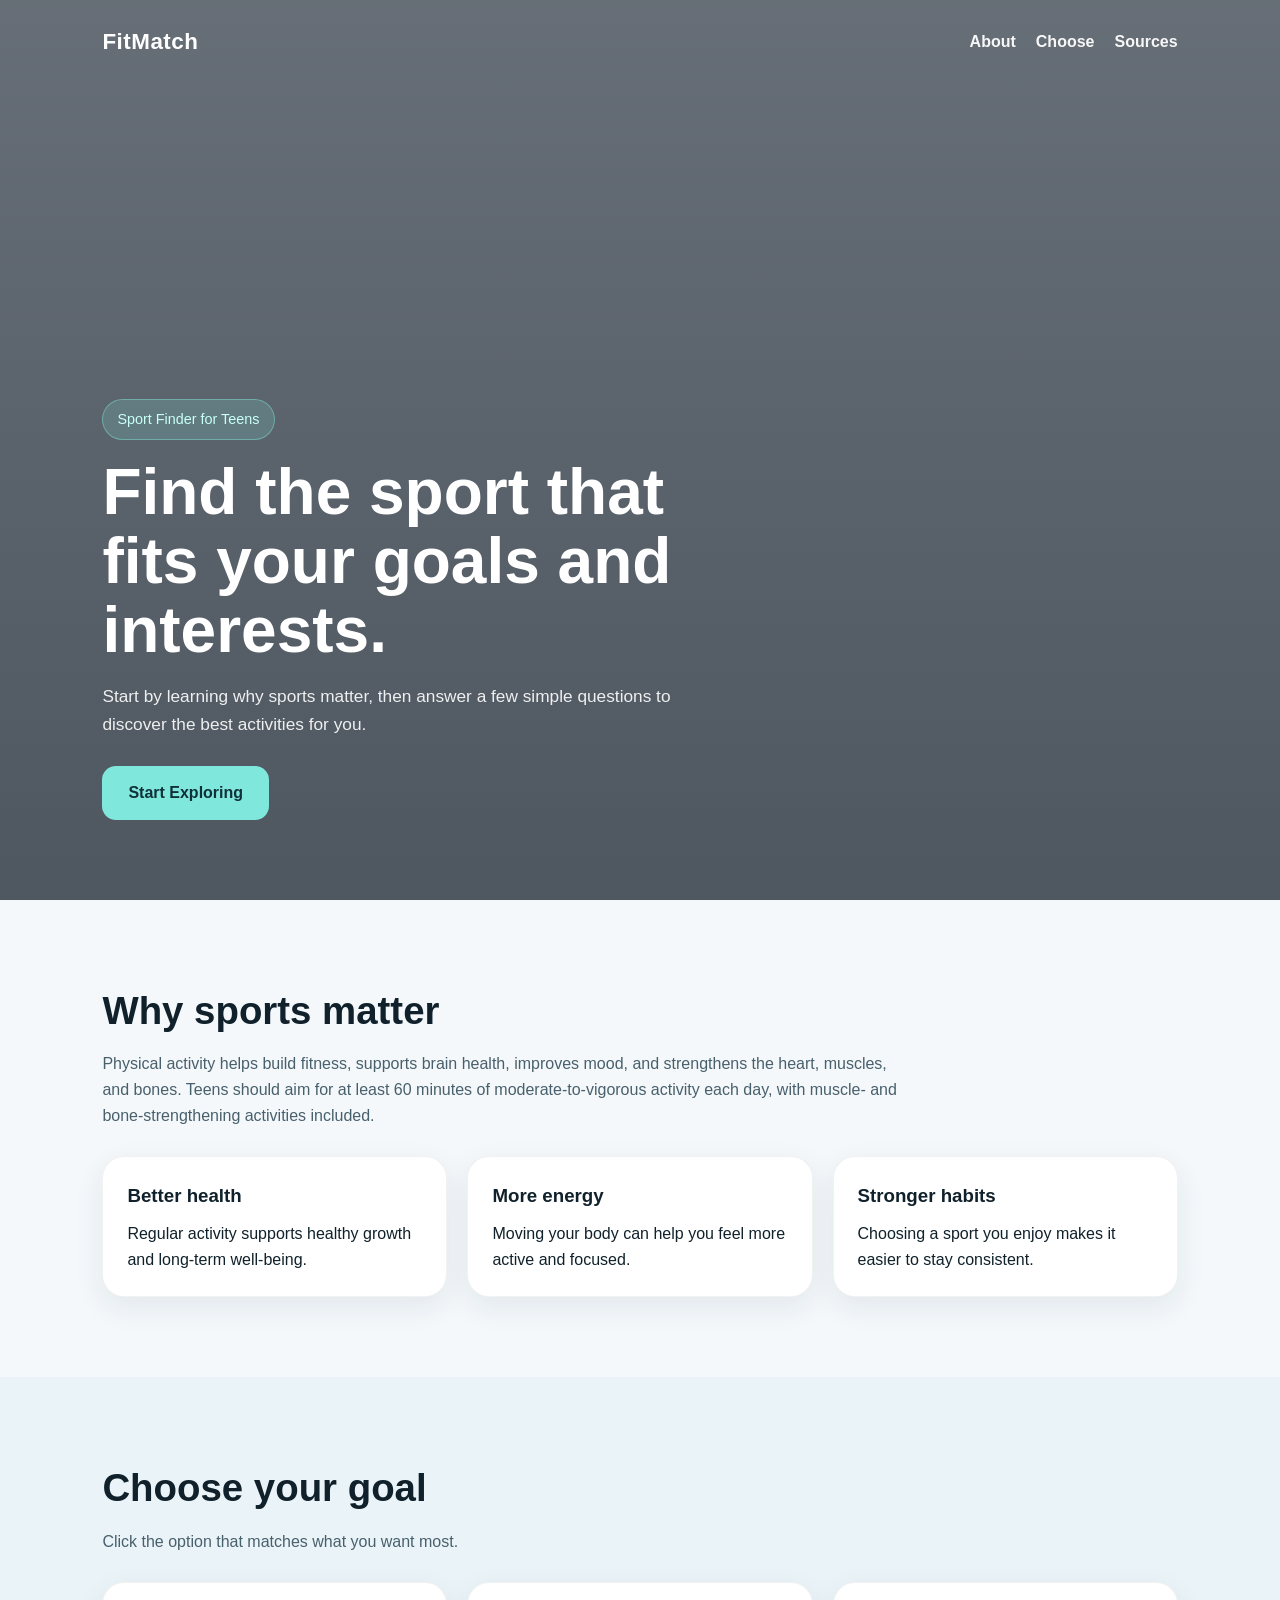
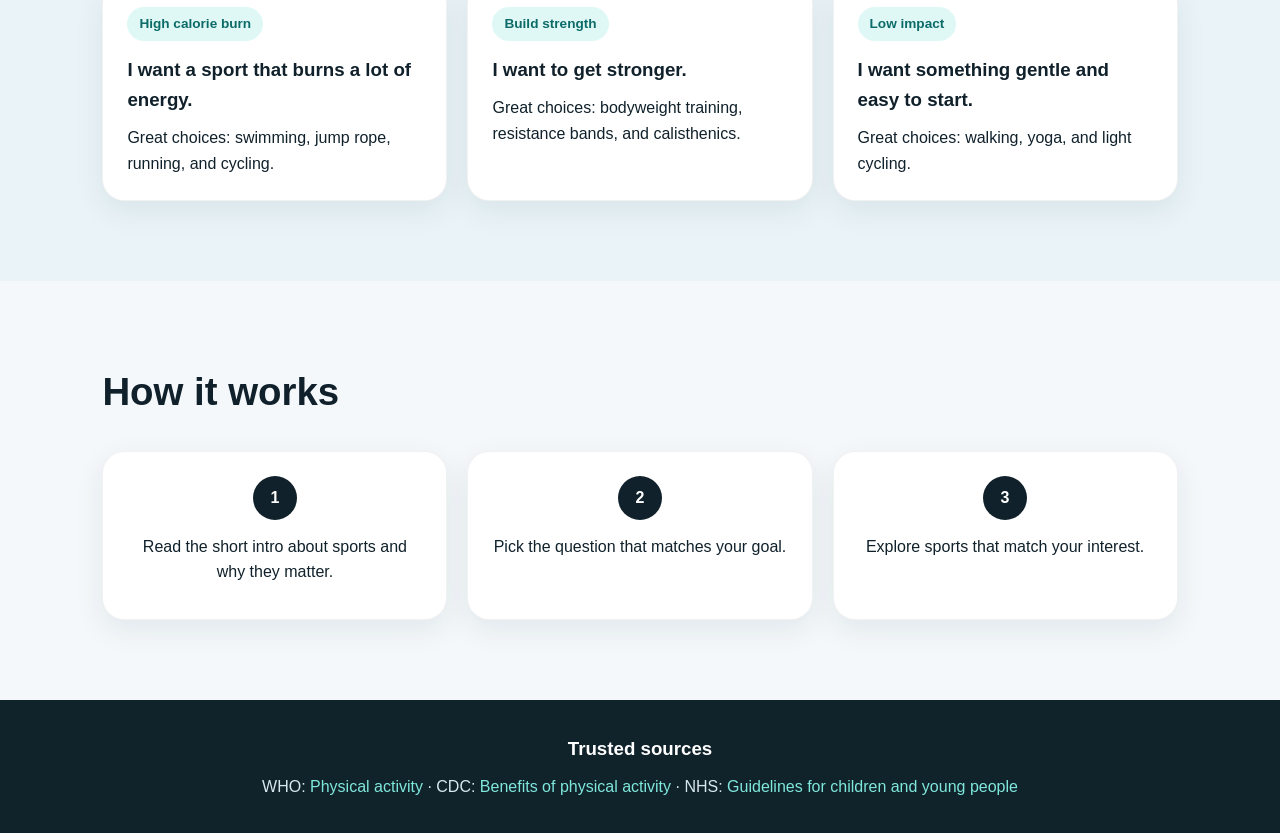
<file: index.html>
<!DOCTYPE html>
<html lang="en">
<head>
  <meta charset="UTF-8" />
  <meta name="viewport" content="width=device-width, initial-scale=1.0" />
  <title>FitMatch | Choose Your Sport</title>
  <link rel="stylesheet" href="style.css" />
</head>
<body>
  <header class="hero">
    <nav class="navbar">
      <div class="logo">FitMatch</div>
      <div class="nav-links">
        <a href="#about">About</a>
        <a href="#choose">Choose</a>
        <a href="#sources">Sources</a>
      </div>
    </nav>

    <div class="hero-content">
      <p class="badge">Sport Finder for Teens</p>
      <h1>Find the sport that fits your goals and interests.</h1>
      <p class="hero-text">
        Start by learning why sports matter, then answer a few simple questions to discover the best activities for you.
      </p>
      <a class="btn" href="#choose">Start Exploring</a>
    </div>
  </header>

  <main>
    <section id="about" class="section">
      <div class="section-title">
        <h2>Why sports matter</h2>
        <p>
          Physical activity helps build fitness, supports brain health, improves mood, and strengthens the heart, muscles, and bones.
          Teens should aim for at least 60 minutes of moderate-to-vigorous activity each day, with muscle- and bone-strengthening activities included.
        </p>
      </div>

      <div class="info-grid">
        <article class="info-card">
          <h3>Better health</h3>
          <p>Regular activity supports healthy growth and long-term well-being.</p>
        </article>

        <article class="info-card">
          <h3>More energy</h3>
          <p>Moving your body can help you feel more active and focused.</p>
        </article>

        <article class="info-card">
          <h3>Stronger habits</h3>
          <p>Choosing a sport you enjoy makes it easier to stay consistent.</p>
        </article>
      </div>
    </section>

    <section id="choose" class="section alt">
      <div class="section-title">
        <h2>Choose your goal</h2>
        <p>Click the option that matches what you want most.</p>
      </div>

      <div class="question-grid">
        <a class="question-card" href="high-intensity.html">
          <span class="question-tag">High calorie burn</span>
          <h3>I want a sport that burns a lot of energy.</h3>
          <p>Great choices: swimming, jump rope, running, and cycling.</p>
        </a>

        <a class="question-card" href="strength.html">
          <span class="question-tag">Build strength</span>
          <h3>I want to get stronger.</h3>
          <p>Great choices: bodyweight training, resistance bands, and calisthenics.</p>
        </a>

        <a class="question-card" href="low-impact.html">
          <span class="question-tag">Low impact</span>
          <h3>I want something gentle and easy to start.</h3>
          <p>Great choices: walking, yoga, and light cycling.</p>
        </a>
      </div>
    </section>

    <section class="section">
      <div class="section-title">
        <h2>How it works</h2>
      </div>

      <div class="steps">
        <div class="step">
          <span>1</span>
          <p>Read the short intro about sports and why they matter.</p>
        </div>
        <div class="step">
          <span>2</span>
          <p>Pick the question that matches your goal.</p>
        </div>
        <div class="step">
          <span>3</span>
          <p>Explore sports that match your interest.</p>
        </div>
      </div>
    </section>
  </main>

  <footer id="sources" class="footer">
    <h3>Trusted sources</h3>
    <p>
      WHO: <a href ="https://www.who.int/initiatives/behealthy/physical-activity" target="_blank" rel="noreferrer">Physical activity</a>
      · CDC: <a href ="https://www.cdc.gov/physical-activity-basics/benefits/index.html" target="_blank" rel="noreferrer">Benefits of physical activity</a>
      · NHS: <a href ="https://www.nhs.uk/live-well/exercise/physical-activity-guidelines-children-and-young-people/" target="_blank" rel="noreferrer">Guidelines for children and young people</a>
    </p>
  </footer>
</body>
</html>
</file>
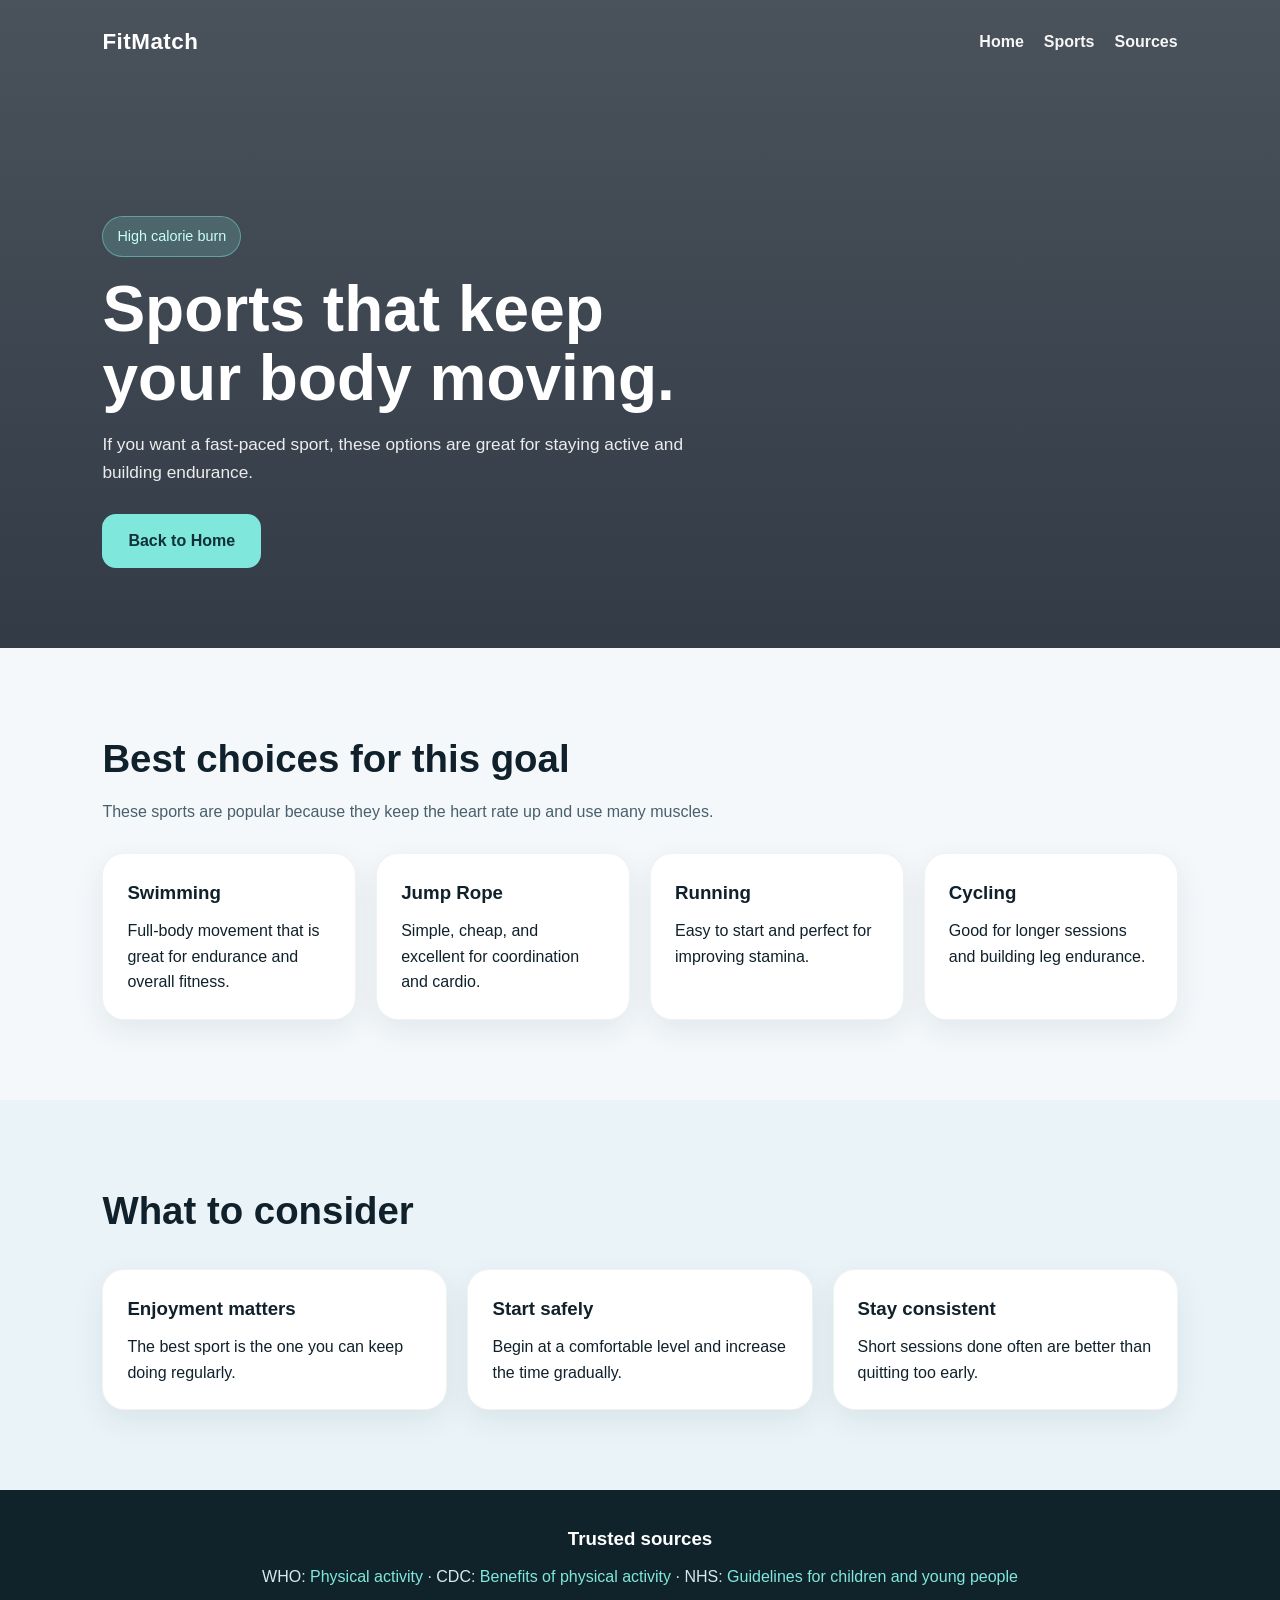
<file: high-intensity.html>
<!DOCTYPE html>
<html lang ="en">
<head>
  <meta charset="UTF-8" />
  <meta name="viewport" content="width=device-width, initial-scale=1.0" />
  <title>FitMatch | High Energy Sports</title>
  <link rel="stylesheet" href="style.css" />
</head>
<body>
  <header class ="page-hero">
    <nav class ="navbar dark">
      <div class ="logo">FitMatch</div>
      <div class ="nav-links">
        <a href ="index.html">Home</a>
        <a href ="#sports">Sports</a>
        <a href ="#sources">Sources</a>
      </div>
    </nav> 


    <div class ="page-hero-content">
      <p class ="badge">High calorie burn</p>
      <h1>Sports that keep your body moving.</h1>
      <p class ="hero-text">
        If you want a fast-paced sport, these options are great for staying active and building endurance.
      </p>
      <a class ="btn" href="index.html">Back to Home</a>
    </div>
  </header>

  <main>
    <section id ="sports" class="section">
      <div class ="section-title">
        <h2>Best choices for this goal</h2>
        <p>These sports are popular because they keep the heart rate up and use many muscles.</p>
      </div>

      <div class ="sports-grid">
        <article class="sport-card">
          <h3>Swimming</h3>
          <p>Full-body movement that is great for endurance and overall fitness.</p>
        </article>

        <article class="sport-card">
          <h3>Jump Rope</h3>
          <p>Simple, cheap, and excellent for coordination and cardio.</p>
        </article>

        <article class ="sport-card">
          <h3>Running</h3>
          <p>Easy to start and perfect for improving stamina.</p>
        </article>

        <article class ="sport-card">
          <h3>Cycling</h3>
          <p>Good for longer sessions and building leg endurance.</p>
        </aritcle>
      </div>
    </section>

    <section class ="section alt">
      <div class ="section-title">
        <h2>What to consider</h2>
      </div>

      <div class ="info-grid">
        <article class ="info-card">
          <h3>Enjoyment matters</h3>
          <p>The best sport is the one you can keep doing regularly.</p>
        </article>

        <article class ="info-card">
          <h3>Start safely</h3>
          <p>Begin at a comfortable level and increase the time gradually.</p>
        </article>

        <article class ="info-card">
          <h3>Stay consistent</h3>
          <p>Short sessions done often are better than quitting too early.</p>
        </article>
      </div>
    </section>
  </main>

  <footer id="source" class ="footer">
    <h3>Trusted sources</h3>
    <p>
      WHO: <a href="https://www.who.int/initiatives/behealthy/physical-activity" target="_blank" rel="noreferrer">Physical activity</a>
      · CDC: <a href="https://www.cdc.gov/physical-activity-basics/benefits/index.html" target="_blank" rel="noreferrer">Benefits of physical activity</a>
      · NHS: <a href="https://www.nhs.uk/live-well/exercise/physical-activity-guidelines-children-and-young-people/" target="_blank" rel="noreferrer">Guidelines for children and young people</a>
    </p>
</footer>
</body>
</html>
</file>
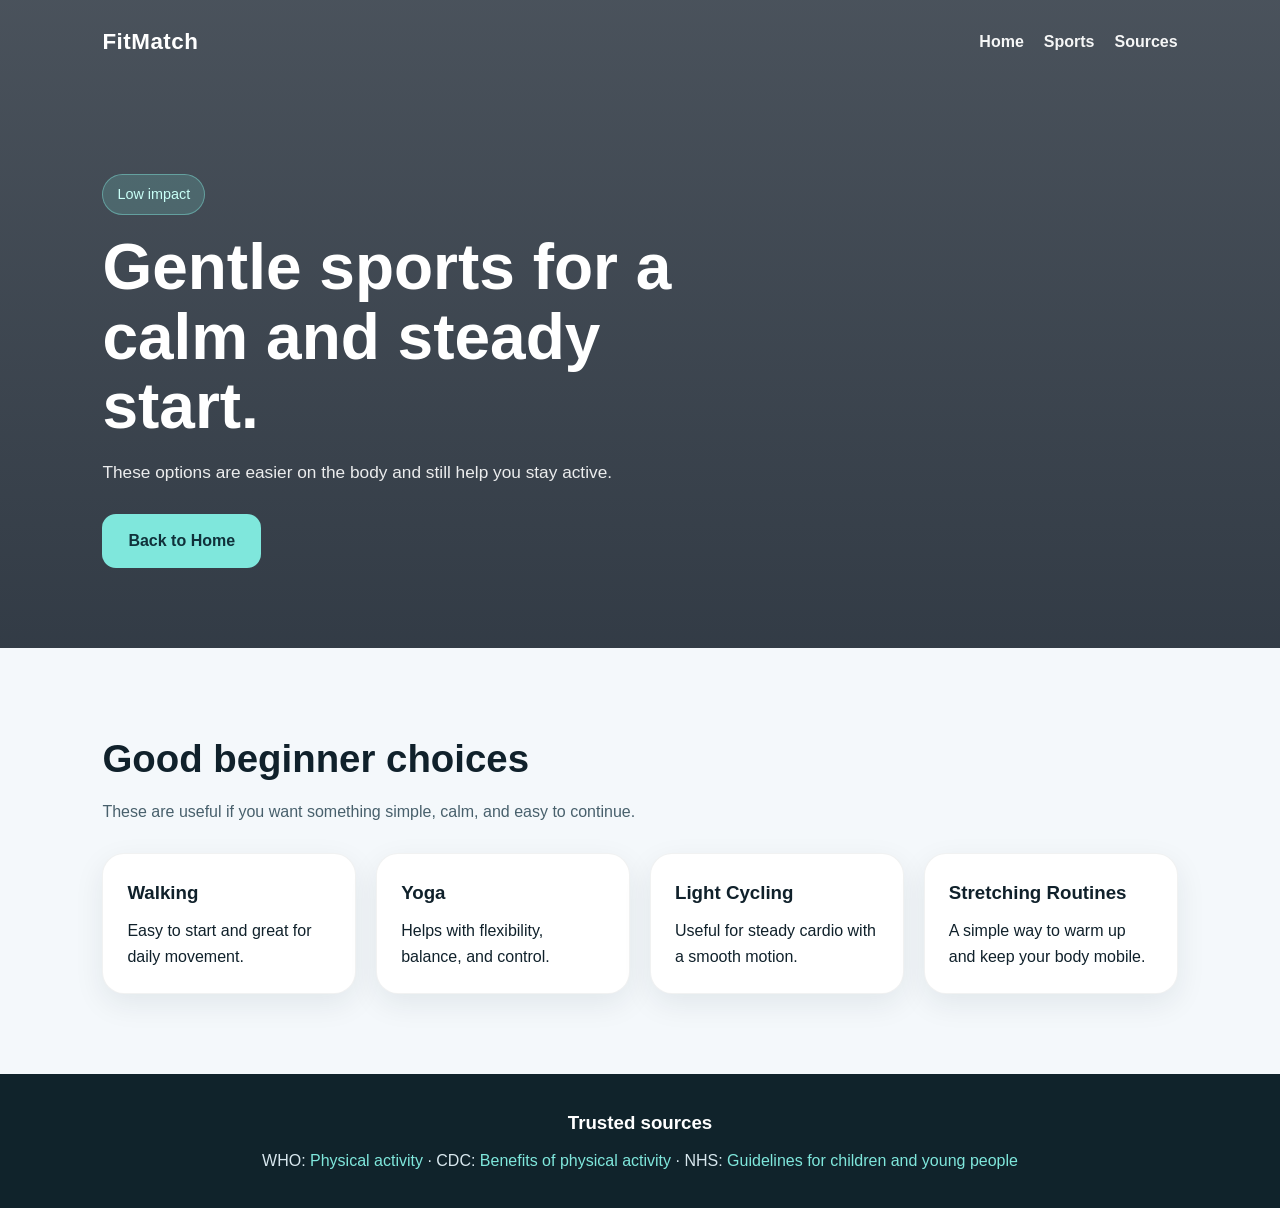
<file: low-impact.html>
<!DOCTYPE html>
<html lang="en">
<head>
  <meta charset="UTF-8" />
  <meta name="viewport" content="width=device-width, initial-scale=1.0" />
  <title>FitMatch | Low Impact Sports</title>
  <link rel="stylesheet" href="style.css" />
</head>
<body>
  <header class="page-hero lowimpact-hero">
    <nav class="navbar dark">
      <div class="logo">FitMatch</div>
      <div class="nav-links">
        <a href="index.html">Home</a>
        <a href="#sports">Sports</a>
        <a href="#sources">Sources</a>
      </div>
    </nav>

    <div class="page-hero-content">
      <p class="badge">Low impact</p>
      <h1>Gentle sports for a calm and steady start.</h1>
      <p class="hero-text">
        These options are easier on the body and still help you stay active.
      </p>
      <a class="btn" href="index.html">Back to Home</a>
    </div>
  </header>

  <main>
    <section id="sports" class="section">
      <div class="section-title">
        <h2>Good beginner choices</h2>
        <p>These are useful if you want something simple, calm, and easy to continue.</p>
      </div>

      <div class="sports-grid">
        <article class="sport-card">
          <h3>Walking</h3>
          <p>Easy to start and great for daily movement.</p>
        </article>

        <article class="sport-card">
          <h3>Yoga</h3>
          <p>Helps with flexibility, balance, and control.</p>
        </article>

        <article class="sport-card">
          <h3>Light Cycling</h3>
          <p>Useful for steady cardio with a smooth motion.</p>
        </article>

        <article class="sport-card">
          <h3>Stretching Routines</h3>
          <p>A simple way to warm up and keep your body mobile.</p>
        </article>
      </div>
    </section>
  </main>

  <footer id="sources" class="footer">
    <h3>Trusted sources</h3>
    <p>
      WHO: <a href="https://www.who.int/initiatives/behealthy/physical-activity" target="_blank" rel="noreferrer">Physical activity</a>
      · CDC: <a href="https://www.cdc.gov/physical-activity-basics/benefits/index.html" target="_blank" rel="noreferrer">Benefits of physical activity</a>
      · NHS: <a href="https://www.nhs.uk/live-well/exercise/physical-activity-guidelines-children-and-young-people/" target="_blank" rel="noreferrer">Guidelines for children and young people</a>
    </p>
  </footer>
</body>
</html>
</file>
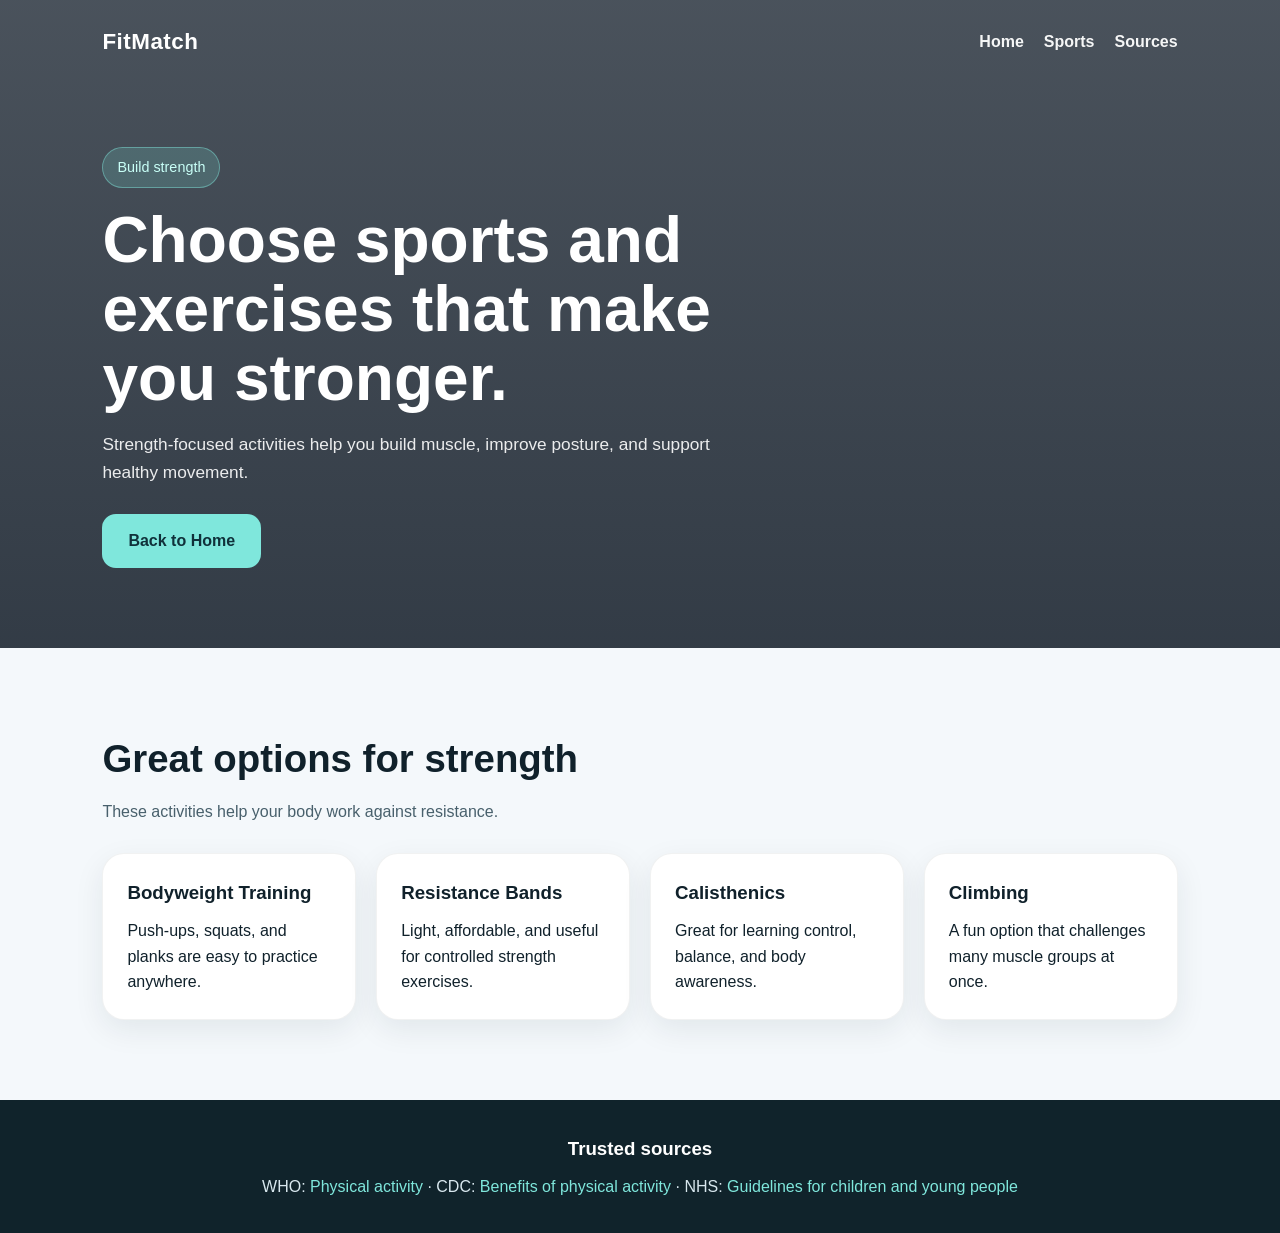
<file: strength.html>
<!DOCTYPE html>
<html lang="en">
<head>
  <meta charset="UTF-8" />
  <meta name="viewport" content="width=device-width, initial-scale=1.0" />
  <title>FitMatch | Strength Sports</title>
  <link rel="stylesheet" href="style.css" />
</head>
<body>
  <header class="page-hero strength-hero">
    <nav class="navbar dark">
      <div class="logo">FitMatch</div>
      <div class="nav-links">
        <a href="index.html">Home</a>
        <a href="#sports">Sports</a>
        <a href="#sources">Sources</a>
      </div>
    </nav>

    <div class="page-hero-content">
      <p class="badge">Build strength</p>
      <h1>Choose sports and exercises that make you stronger.</h1>
      <p class="hero-text">
        Strength-focused activities help you build muscle, improve posture, and support healthy movement.
      </p>
      <a class="btn" href="index.html">Back to Home</a>
    </div>
  </header>

  <main>
    <section id="sports" class="section">
      <div class="section-title">
        <h2>Great options for strength</h2>
        <p>These activities help your body work against resistance.</p>
      </div>

      <div class="sports-grid">
        <article class="sport-card">
          <h3>Bodyweight Training</h3>
          <p>Push-ups, squats, and planks are easy to practice anywhere.</p>
        </article>

        <article class="sport-card">
          <h3>Resistance Bands</h3>
          <p>Light, affordable, and useful for controlled strength exercises.</p>
        </article>

        <article class="sport-card">
          <h3>Calisthenics</h3>
          <p>Great for learning control, balance, and body awareness.</p>
        </article>

        <article class="sport-card">
          <h3>Climbing</h3>
          <p>A fun option that challenges many muscle groups at once.</p>
        </article>
      </div>
    </section>
  </main>

  <footer id="sources" class="footer">
    <h3>Trusted sources</h3>
    <p>
      WHO: <a href ="https://www.who.int/initiatives/behealthy/physical-activity" target="_blank" rel="noreferrer">Physical activity</a>
      · CDC: <a href ="https://www.cdc.gov/physical-activity-basics/benefits/index.html" target="_blank" rel="noreferrer">Benefits of physical activity</a>
      · NHS: <a href ="https://www.nhs.uk/live-well/exercise/physical-activity-guidelines-children-and-young-people/" target="_blank" rel="noreferrer">Guidelines for children and young people</a>
    </p>
  </footer>
</body>
</html>
</file>
<file: style.css>
* {
  box-sizing: border-box;
  margin: 0;
  padding: 0;
}

html {
  scroll-behavior: smooth;
}

body {
  font-family: Arial, Helvetica, sans-serif;
  color: #10212b;
  background: #f4f8fb;
  line-height: 1.6;
}

a {
  text-decoration: none;
}

.hero,
.page-hero {
  min-height : 100vh;
  background-size : cover;
  background-position : center;
  display : flex;
  flex-direction : column;
  justify-content : space-between;
}

.hero {
  background-image :
    linear-gradient(rgba(8, 18, 30, 0.6), rgba(8, 18, 30, 0.7)),
    url("https://images.unsplash.com/photo-1517836357463-d25dfeac3438?auto=format&fit=crop&w=1600&q=80");
}

.page-hero {
  min-height: 72vh;
  background-image:
    linear-gradient(rgba(8, 18, 30, 0.72), rgba(8, 18, 30, 0.82)),
    url("https://images.unsplash.com/photo-1517649763962-0c623066013b?auto=format&fit=crop&w=1600&q=80");
}
.strength-hero {
  background-image:
    linear-gradient(rgba(8, 18, 30, 0.72), rgba(8, 18, 30, 0.82)),
    url("https://images.unsplash.com/photo-1517838277536-f5f99be501cd?auto=format&fit=crop&w=1600&q=80");
}

.lowimpact-hero {
  background-image:
    linear-gradient(rgba(8, 18, 30, 0.72), rgba(8, 18, 30, 0.82)),
    url("https://images.unsplash.com/photo-1518611012118-696072aa579a?auto=format&fit=crop&w=1600&q=80");
}


.navbar {
  display: flex ;
  justify-content : space-between ;
  align-items : center ;
  padding : 24px 8%;
}

.navbar.dark .logo,
.navbar.dark .nav-links a {
  color : #fff;
}
.logo {
  font-size : 1.4rem;
  font-weight : 800;
  color : #fff;
  letter-spacing : 0.5px;
}

.nav-links {
  display : flex;
  gap : 20px;
  flex-wrap : wrap;
}

.nav-links a {
  color : #fff;
  font-weight : 600;
  opacity : 0.95;
}

.nav-links a:hover {
  opacity : 1;
  text-decoration : underline;
}

.hero-content,
.page-hero-content {
  padding : 0 8% 80px;
  max-width : 820px;
  color : #fff;
}

.badge {
  display : inline-block;
  background : rgba(127, 231, 220, 0.18);
  border : 1px solid rgba(127, 231, 220, 0.45);
  color : #c8fff7;
  padding : 8px 14px;
  border-radius : 999px;
  font-size : 0.9rem;
  margin-bottom : 18px;
}

.hero h1,
.page-hero h1 {
  font-size : clamp(2.3rem, 5vw, 4.6rem);
  line-height : 1.08;
  margin-bottom : 18px;
}

.hero-text {
  font-size : 1.08rem;
  max-width : 650px;
  margin-bottom : 28px;
  color : rgba(255, 255, 255, 0.9);
}
.btn {
  display : inline-block;
  background : #7fe7dc;
  color : #10313a;
  padding : 14px 26px;
  border-radius : 14px;
  font-weight : 800;
  transition : transform 0.2s ease, background 0.2s ease;
}

.btn:hover {
  background : #a8f1e9;
  transform : translateY(-2px);
}

.section {
  padding : 80px 8%;
}

.section.alt {
  background : #eaf4f8;
}

.section-title {
  max-width : 800px;
  margin-bottom : 28px;
}

.section-title h2 {
  font-size: clamp(1.7rem, 3vw, 2.7rem);
  margin-bottom : 10px;
}

.section-title p {
  color : #48606c;
}

.info-grid,
.question-grid,
.sports-grid,
.steps {
  display : grid;
  gap : 20px;
}

.info-grid {
  grid-template-columns : repeat(auto-fit, minmax(220px, 1fr));
}

.question-grid {
  grid-template-columns : repeat(auto-fit, minmax(240px, 1fr));
}

.sports-grid {
  grid-template-columns : repeat(auto-fit, minmax(220px, 1fr));
}

.steps {
  grid-template-columns : repeat(auto-fit, minmax(220px, 1fr));
}

.info-card,
.question-card,
.sport-card,
.step {
  background : #fff;
  border-radius : 22px;
  padding  : 24px;
  box-shadow  : 0 10px 30px rgba(13, 40, 53, 0.08);
  border : 1px solid rgba(16, 33, 43, 0.06);
}

.question-card {
  color : #10212b;
  transition : transform 0.2s ease, box-shadow 0.2s ease;
}

.question-card:hover {
  transform : translateY(-4px);
  box-shadow : 0 16px 40px rgba(13, 40, 53, 0.12);
}

.question-tag {
  display: inline-block;
  font-size : 0.85rem;
  font-weight : 700;
  color : #0c6b68;
  background : #dff8f5;
  padding : 6px 12px;
  border-radius: 999px;
  margin-bottom: 14px;
}

.info-card h3,
.question-card h3,
.sport-card h3,
.step p {
  margin-bottom: 10px;
}
.step {
  text-align: center;
}
.step span {
  display: inline-flex;
  width: 44px;
  height: 44px;
  justify-content: center;
  align-items: center;
  border-radius: 50%;
  background: #10212b;
  color : #fff;
  font-weight : 800;
  margin-bottom : 14px;
}
.footer {
  background: #10232b;
  color: #d8e7ee;
  text-align : center;
  padding : 34px 8%;
}
.footer h3 {
  margin-bottom: 10px;
  color: #fff;
}

.footer a {
  color: #7fe7dc;
}

.footer a:hover {
  text-decoration: underline;
}

@media (max-width: 768px) {
  .navbar {
    flex-direction: column;
    gap: 14px;
  }

  .hero-content,
  .page-hero-content {
    padding-bottom: 60px;
  }

  .section {
    padding: 64px 6%;
  }
}
</file>
